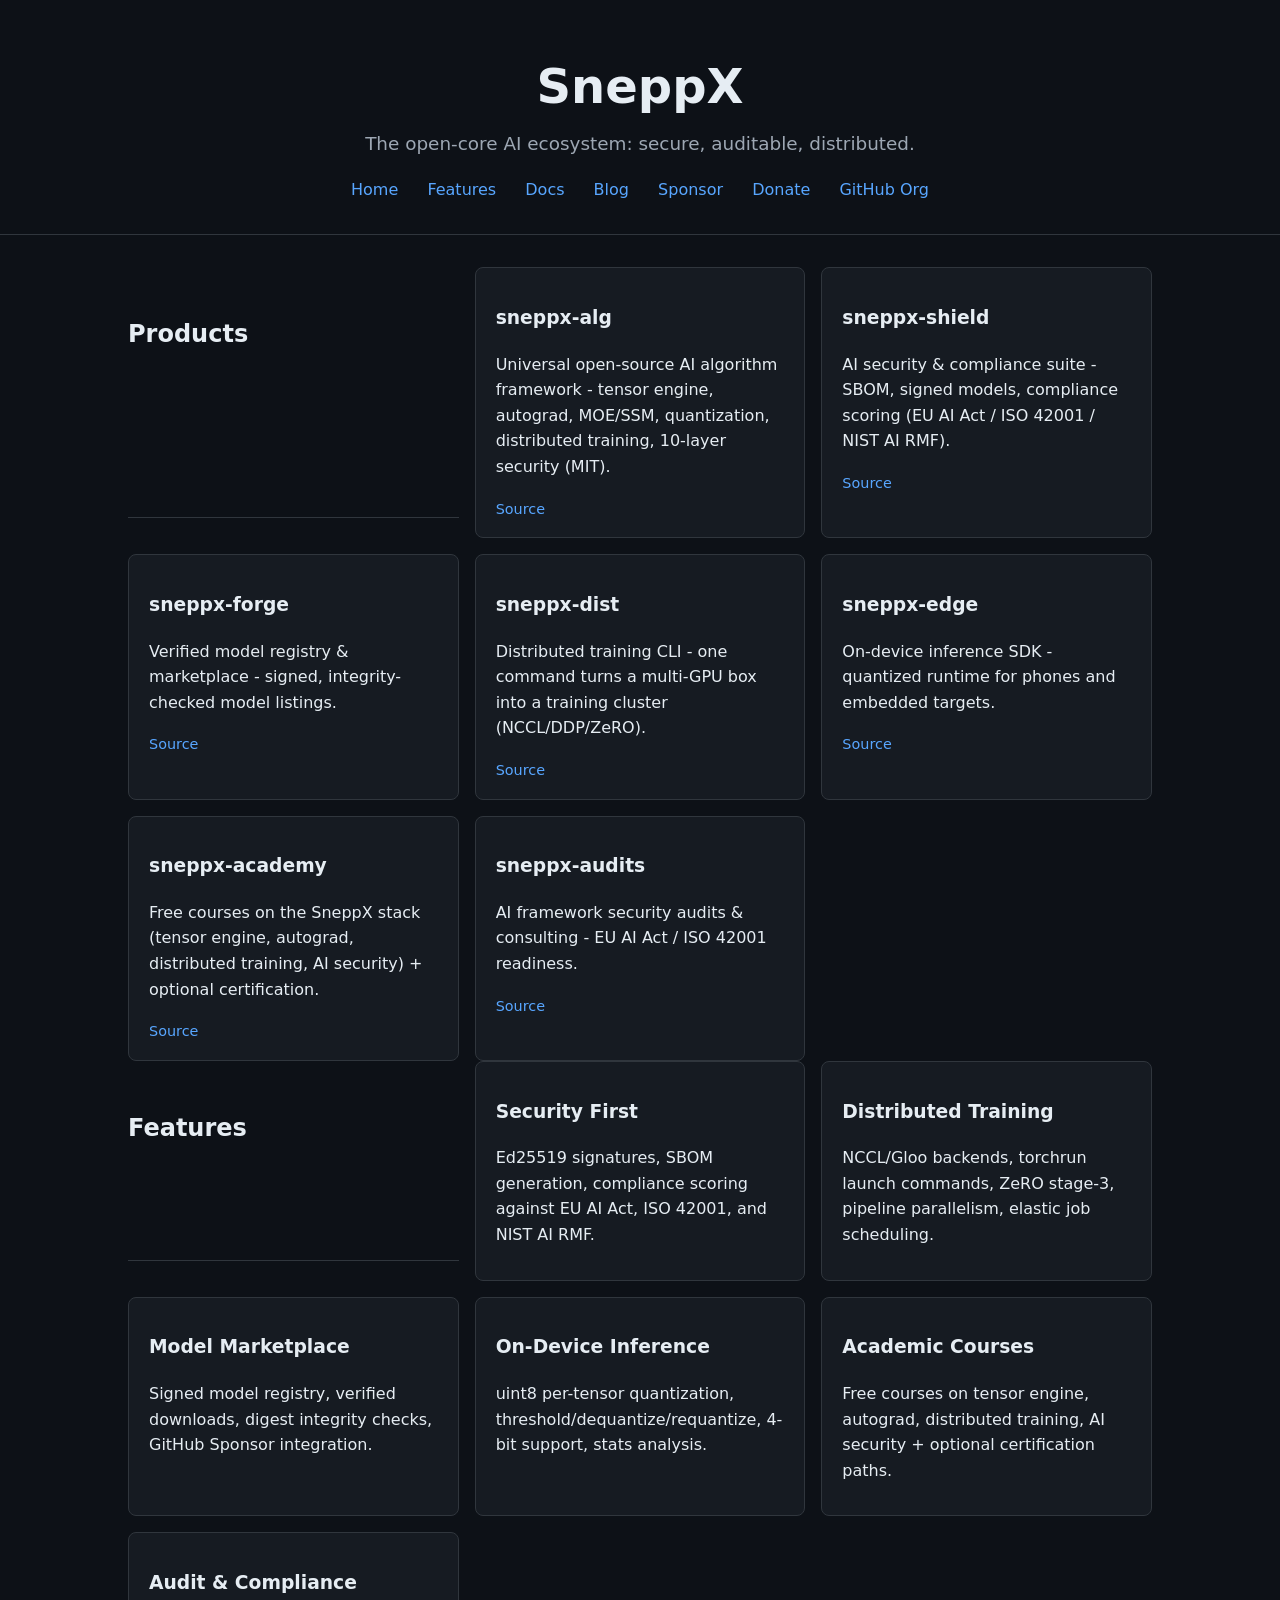
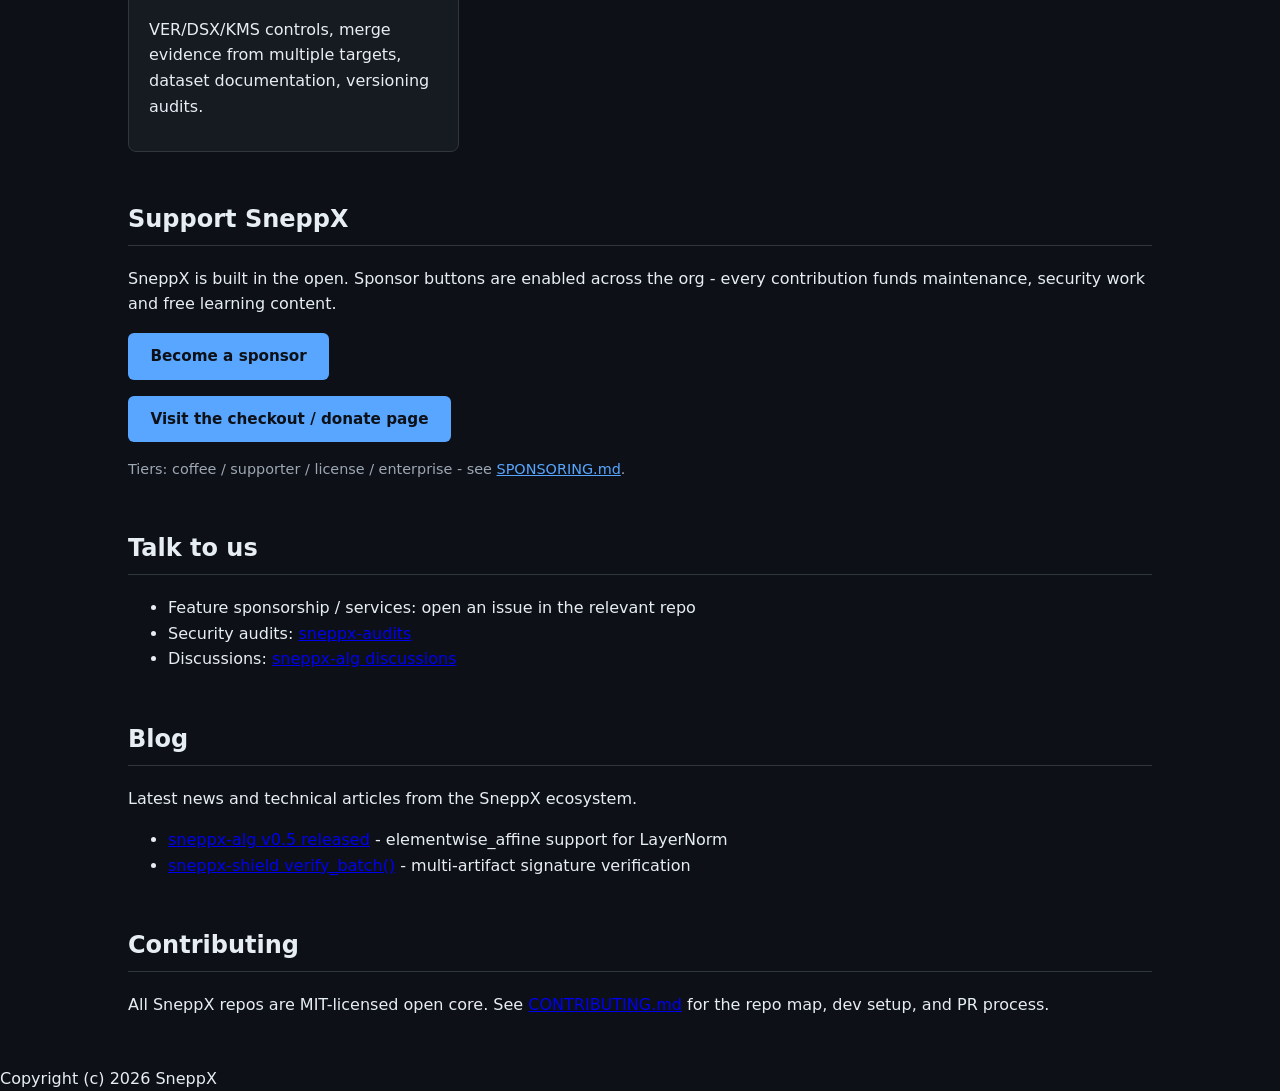
<file: index.html>
<!doctype html>
<html lang="en">
<head>
  <meta charset="utf-8">
  <meta name="viewport" content="width=device-width, initial-scale=1">
  <meta name="description" content="SneppX - open-core AI ecosystem: secure, auditable, distributed AI.">
  <title>SneppX - Open-Core AI Ecosystem</title>
  <link rel="stylesheet" href="assets/style.css">
</head>
<body>
  <header>
    <h1 class="logo">SneppX</h1>
    <p class="tagline">The open-core AI ecosystem: secure, auditable, distributed.</p>
    <nav>
      <a href="index.html">Home</a>
      <a href="features.html">Features</a>
      <a href="docs.html">Docs</a>
      <a href="blog.html">Blog</a>
      <a href="#sponsors">Sponsor</a>
      <a href="donate.html">Donate</a>
      <a href="https://github.com/SneppX">GitHub Org</a>
    </nav>
  </header>

  <main>
<section id="products" class="grid">
      <h2>Products</h2>
      <article class="card">
        <h3>sneppx-alg</h3>
        <p>Universal open-source AI algorithm framework - tensor engine, autograd, MOE/SSM, quantization, distributed training, 10-layer security (MIT).</p>
        <a href="https://github.com/SneppX/sneppx-alg">Source</a>
      </article>
      <article class="card">
        <h3>sneppx-shield</h3>
        <p>AI security & compliance suite - SBOM, signed models, compliance scoring (EU AI Act / ISO 42001 / NIST AI RMF).</p>
        <a href="https://github.com/SneppX/sneppx-shield">Source</a>
      </article>
      <article class="card">
        <h3>sneppx-forge</h3>
        <p>Verified model registry & marketplace - signed, integrity-checked model listings.</p>
        <a href="https://github.com/SneppX/sneppx-forge">Source</a>
      </article>
      <article class="card">
        <h3>sneppx-dist</h3>
        <p>Distributed training CLI - one command turns a multi-GPU box into a training cluster (NCCL/DDP/ZeRO).</p>
        <a href="https://github.com/SneppX/sneppx-dist">Source</a>
      </article>
      <article class="card">
        <h3>sneppx-edge</h3>
        <p>On-device inference SDK - quantized runtime for phones and embedded targets.</p>
        <a href="https://github.com/SneppX/sneppx-edge">Source</a>
      </article>
      <article class="card">
        <h3>sneppx-academy</h3>
        <p>Free courses on the SneppX stack (tensor engine, autograd, distributed training, AI security) + optional certification.</p>
        <a href="https://github.com/SneppX/sneppx-academy">Source</a>
      </article>
      <article class="card">
        <h3>sneppx-audits</h3>
        <p>AI framework security audits & consulting - EU AI Act / ISO 42001 readiness.</p>
        <a href="https://github.com/SneppX/sneppx-audits">Source</a>
      </article>
    </section>

    <section id="features" class="grid">
      <h2>Features</h2>
      <article class="card">
        <h3>Security First</h3>
        <p>Ed25519 signatures, SBOM generation, compliance scoring against EU AI Act, ISO 42001, and NIST AI RMF.</p>
      </article>
      <article class="card">
        <h3>Distributed Training</h3>
        <p>NCCL/Gloo backends, torchrun launch commands, ZeRO stage-3, pipeline parallelism, elastic job scheduling.</p>
      </article>
      <article class="card">
        <h3>Model Marketplace</h3>
        <p>Signed model registry, verified downloads, digest integrity checks, GitHub Sponsor integration.</p>
      </article>
      <article class="card">
        <h3>On-Device Inference</h3>
        <p>uint8 per-tensor quantization, threshold/dequantize/requantize, 4-bit support, stats analysis.</p>
      </article>
      <article class="card">
        <h3>Academic Courses</h3>
        <p>Free courses on tensor engine, autograd, distributed training, AI security + optional certification paths.</p>
      </article>
      <article class="card">
        <h3>Audit & Compliance</h3>
        <p>VER/DSX/KMS controls, merge evidence from multiple targets, dataset documentation, versioning audits.</p>
      </article>
    </section>

    <section id="sponsors">
      <h2>Support SneppX</h2>
      <p>SneppX is built in the open. Sponsor buttons are enabled across the
      org - every contribution funds maintenance, security work and free
      learning content.</p>
      <a class="cta" href="https://github.com/sponsors/ammar49-cyber">Become a sponsor</a>
      <p><a class="cta" href="donate.html">Visit the checkout / donate page</a></p>
      <p class="tiers">Tiers: coffee / supporter / license / enterprise - see
      <a href="https://github.com/SneppX/.github/blob/main/SPONSORING.md">SPONSORING.md</a>.</p>
    </section>

    <section id="contact">
      <h2>Talk to us</h2>
      <ul>
        <li>Feature sponsorship / services: open an issue in the relevant repo</li>
        <li>Security audits: <a href="https://github.com/SneppX/sneppx-audits">sneppx-audits</a></li>
        <li>Discussions: <a href="https://github.com/SneppX/sneppx-alg/discussions">sneppx-alg discussions</a></li>
      </ul>
    </section>

    <section id="blog">
      <h2>Blog</h2>
      <p>Latest news and technical articles from the SneppX ecosystem.</p>
      <ul>
        <li><a href="blog/2026-09-14-sneppx-alg-update.html">sneppx-alg v0.5 released</a> - elementwise_affine support for LayerNorm</li>
        <li><a href="blog/2026-09-14-sneppx-shield-update.html">sneppx-shield verify_batch()</a> - multi-artifact signature verification</li>
      </ul>
    </section>

    <section id="contributing">
      <h2>Contributing</h2>
      <p>All SneppX repos are MIT-licensed open core. See
      <a href="https://github.com/SneppX/.github/blob/main/CONTRIBUTING.md">CONTRIBUTING.md</a>
      for the repo map, dev setup, and PR process.</p>
    </section>
  </main>

  <footer>Copyright (c) 2026 SneppX</footer>
</body>
</html>
</file>
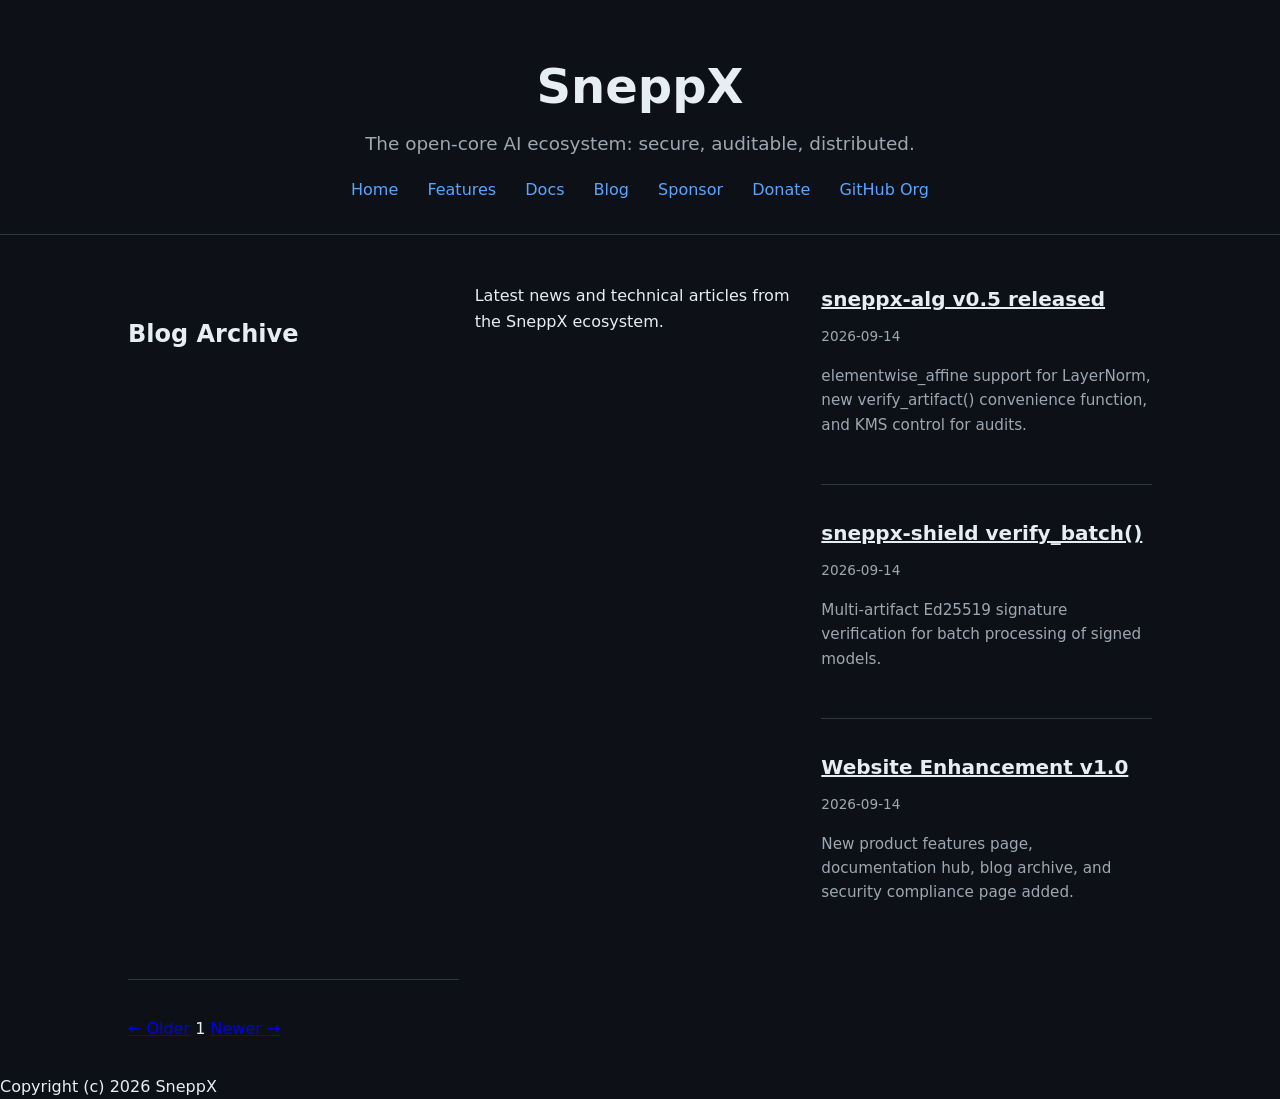
<file: blog.html>
<!doctype html>
<html lang="en">
<head>
  <meta charset="utf-8">
  <meta name="viewport" content="width=device-width, initial-scale=1">
  <meta name="description" content="SneppX - Blog Archive">
  <title>SneppX - Blog Archive</title>
  <link rel="stylesheet" href="assets/style.css">
</head>
<body>
  <header>
    <h1 class="logo">SneppX</h1>
    <p class="tagline">The open-core AI ecosystem: secure, auditable, distributed.</p>
    <nav>
      <a href="index.html">Home</a>
      <a href="features.html">Features</a>
      <a href="docs.html">Docs</a>
      <a href="blog.html">Blog</a>
      <a href="#sponsors">Sponsor</a>
      <a href="donate.html">Donate</a>
      <a href="https://github.com/SneppX">GitHub Org</a>
    </nav>
  </header>

  <main>
    <section id="blog" class="grid">
      <h2>Blog Archive</h2>
      <p>Latest news and technical articles from the SneppX ecosystem.</p>
      <ul class="blog-posts">
        <li class="post">
          <h3><a href="blog/2026-09-14-sneppx-alg-update.html">sneppx-alg v0.5 released</a></h3>
          <time>2026-09-14</time>
          <p>elementwise_affine support for LayerNorm, new verify_artifact() convenience function, and KMS control for audits.</p>
        </li>
        <li class="post">
          <h3><a href="blog/2026-09-14-sneppx-shield-update.html">sneppx-shield verify_batch()</a></h3>
          <time>2026-09-14</h>
          <p>Multi-artifact Ed25519 signature verification for batch processing of signed models.</p>
        </li>
        <li class="post">
          <h3><a href="blog/2026-09-14-website-enhancement.html">Website Enhancement v1.0</a></h3>
          <time>2026-09-14</h>
          <p>New product features page, documentation hub, blog archive, and security compliance page added.</p>
        </li>
      </ul>

      <div class="pagination">
        <a href="#">← Older</a>
        <span>1</span>
        <a href="#">Newer →</a>
      </div>
    </section>
  </main>

  <footer>Copyright (c) 2026 SneppX</footer>

  <script src="assets/script.js"></script>
</body>
</html>
</file>
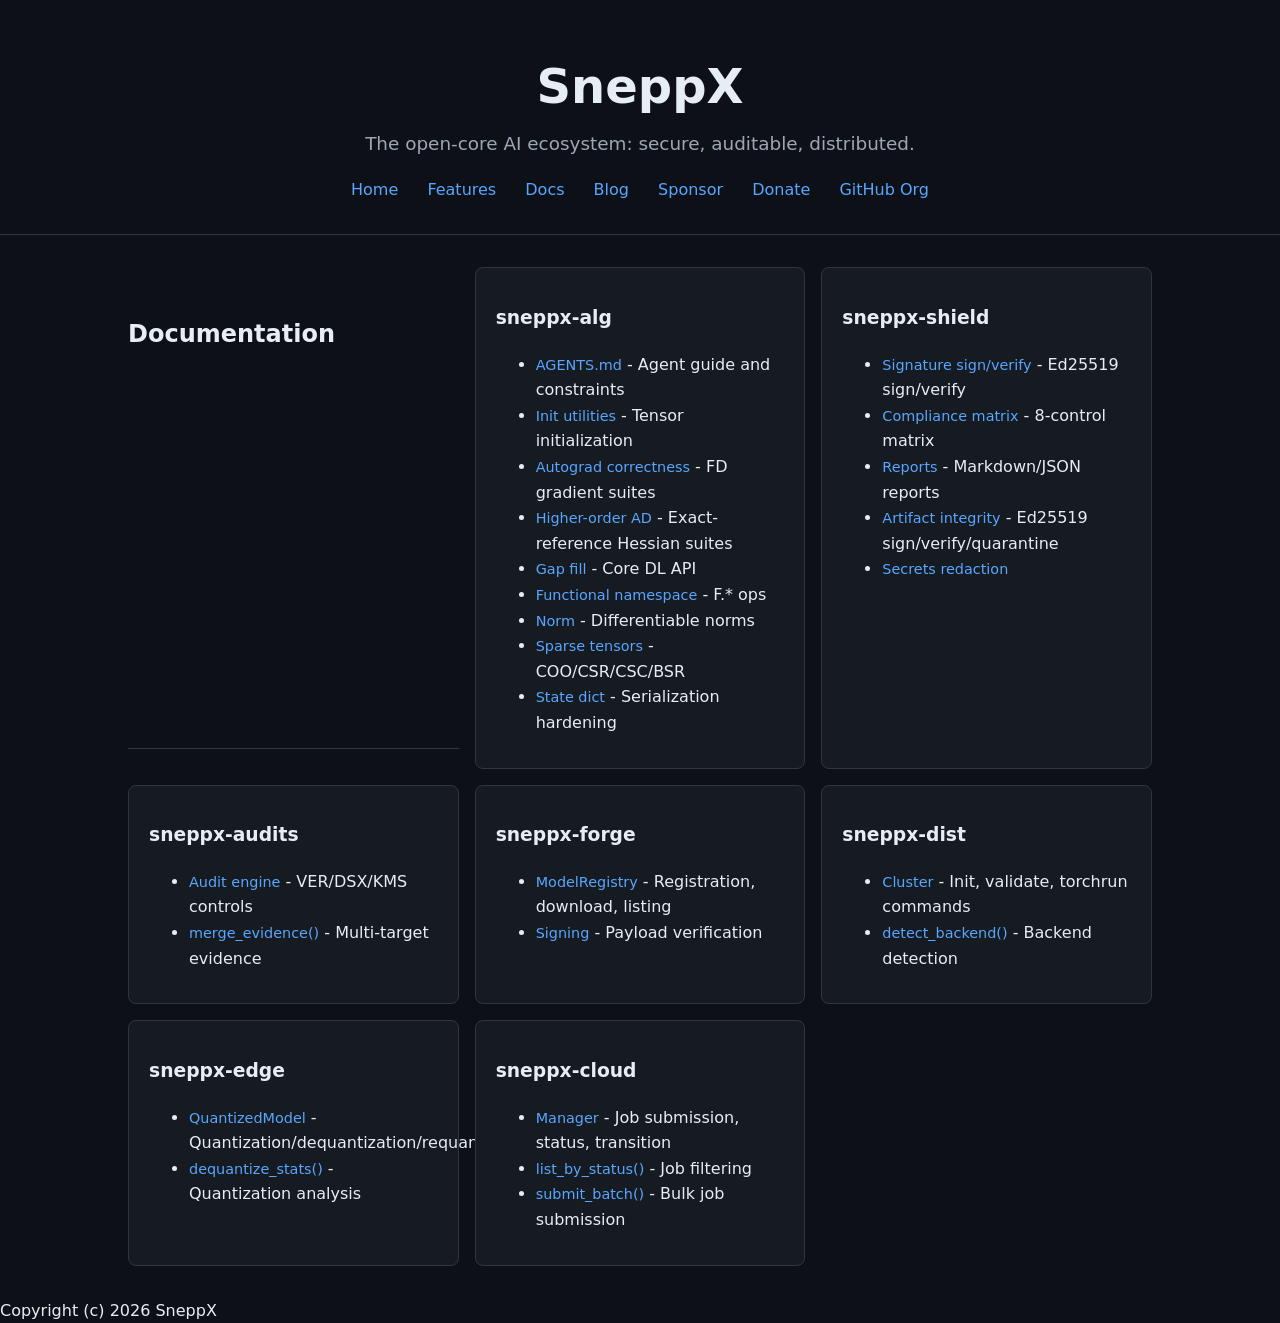
<file: docs.html>
<!doctype html>
<html lang="en">
<head>
  <meta charset="utf-8">
  <meta name="viewport" content="width=device-width, initial-scale=1">
  <meta name="description" content="SneppX - Documentation Hub">
  <title>SneppX - Documentation Hub</title>
  <link rel="stylesheet" href="assets/style.css">
</head>
<body>
  <header>
    <h1 class="logo">SneppX</h1>
    <p class="tagline">The open-core AI ecosystem: secure, auditable, distributed.</p>
    <nav>
      <a href="index.html">Home</a>
      <a href="features.html">Features</a>
      <a href="docs.html">Docs</a>
      <a href="blog.html">Blog</a>
      <a href="#sponsors">Sponsor</a>
      <a href="donate.html">Donate</a>
      <a href="https://github.com/SneppX">GitHub Org</a>
    </nav>
  </header>

  <main>
    <section id="docs" class="grid">
      <h2>Documentation</h2>
      <article class="card">
        <h3>sneppx-alg</h3>
        <ul>
          <li><a href="https://github.com/SneppX/sneppx-alg/blob/main/AGENTS.md">AGENTS.md</a> - Agent guide and constraints</li>
          <li><a href="https://github.com/SneppX/sneppx-alg/blob/main/tests/python/test_init.py">Init utilities</a> - Tensor initialization</li>
          <li><a href="https://github.com/SneppX/sneppx-alg/blob/main/tests/python/test_autograd_correctness.py">Autograd correctness</a> - FD gradient suites</li>
          <li><a href="https://github.com/SneppX/sneppx-alg/blob/main/tests/python/test_higher_order_ad.py">Higher-order AD</a> - Exact-reference Hessian suites</li>
          <li><a href="https://github.com/SneppX/sneppx-alg/blob/main/tests/python/test_gap_fill.py">Gap fill</a> - Core DL API</li>
          <li><a href="https://github.com/SneppX/sneppx-alg/blob/main/tests/python/test_functional_ns.py">Functional namespace</a> - F.* ops</li>
          <li><a href="https://github.com/SneppX/sneppx-alg/blob/main/tests/python/test_norm.py">Norm</a> - Differentiable norms</li>
          <li><a href="https://github.com/SneppX/sneppx-alg/blob/main/tests/python/test_sparse.py">Sparse tensors</a> - COO/CSR/CSC/BSR</li>
          <li><a href="https://github.com/SneppX/sneppx-alg/blob/main/tests/python/test_state_dict.py">State dict</a> - Serialization hardening</li>
        </ul>
      </article>
      <article class="card">
        <h3>sneppx-shield</h3>
        <ul>
          <li><a href="https://github.com/SneppX/sneppx-shield/blob/main/src/sneppx_shield/signature.py">Signature sign/verify</a> - Ed25519 sign/verify</li>
          <li><a href="https://github.com/SneppX/sneppx-shield/blob/main/src/sneppx_shield/compliance.py">Compliance matrix</a> - 8-control matrix</li>
          <li><a href="https://github.com/SneppX/sneppx-shield/blob/main/src/sneppx_shield/report.py">Reports</a> - Markdown/JSON reports</li>
          <li><a href="https://github.com/SneppX/sneppx-shield/blob/main/src/sneppx_shield/artifact_integrity.py">Artifact integrity</a> - Ed25519 sign/verify/quarantine</li>
          <li><a href="https://github.com/SneppX/sneppx-shield/blob/main/src/sneppx_shield/secrets_redact.py">Secrets redaction</a></li>
        </ul>
      </article>
      <article class="card">
        <h3>sneppx-audits</h3>
        <ul>
          <li><a href="https://github.com/SneppX/sneppx-audits/blob/main/src/sneppx_audits/engine.py">Audit engine</a> - VER/DSX/KMS controls</li>
          <li><a href="https://github.com/SneppX/sneppx-audits/blob/main/src/sneppx_audits/engine.py">merge_evidence()</a> - Multi-target evidence</li>
        </ul>
      </article>
      <article class="card">
        <h3>sneppx-forge</h3>
        <ul>
          <li><a href="https://github.com/SneppX/sneppx-forge/blob/main/src/sneppx_forge/registry.py">ModelRegistry</a> - Registration, download, listing</li>
          <li><a href="https://github.com/SneppX/sneppx-forge/blob/main/src/sneppx_forge/signing.py">Signing</a> - Payload verification</li>
        </ul>
      </article>
      <article class="card">
        <h3>sneppx-dist</h3>
        <ul>
          <li><a href="https://github.com/SneppX/sneppx-dist/blob/main/src/sneppx_dist/cluster.py">Cluster</a> - Init, validate, torchrun commands</li>
          <li><a href="https://github.com/SneppX/sneppx-dist/blob/main/src/sneppx_dist/cluster.py">detect_backend()</a> - Backend detection</li>
        </ul>
      </article>
      <article class="card">
        <h3>sneppx-edge</h3>
        <ul>
          <li><a href="https://github.com/SneppX/sneppx-edge/blob/main/src/sneppx_edge/model.py">QuantizedModel</a> - Quantization/dequantization/requantization</li>
          <li><a href="https://github.com/SneppX/sneppx-edge/blob/main/src/sneppx_edge/model.py">dequantize_stats()</a> - Quantization analysis</li>
        </ul>
      </article>
      <article class="card">
        <h3>sneppx-cloud</h3>
        <ul>
          <li><a href="https://github.com/SneppX/sneppx-cloud/blob/main/src/sneppx_cloud/manager.py">Manager</a> - Job submission, status, transition</li>
          <li><a href="https://github.com/SneppX/sneppx-cloud/blob/main/src/sneppx_cloud/manager.py">list_by_status()</a> - Job filtering</li>
          <li><a href="https://github.com/SneppX/sneppx-cloud/blob/main/src/sneppx_cloud/manager.py">submit_batch()</a> - Bulk job submission</li>
        </ul>
      </article>
    </section>
  </main>

  <footer>Copyright (c) 2026 SneppX</footer>

  <script src="assets/script.js"></script>
</body>
</html>
</file>
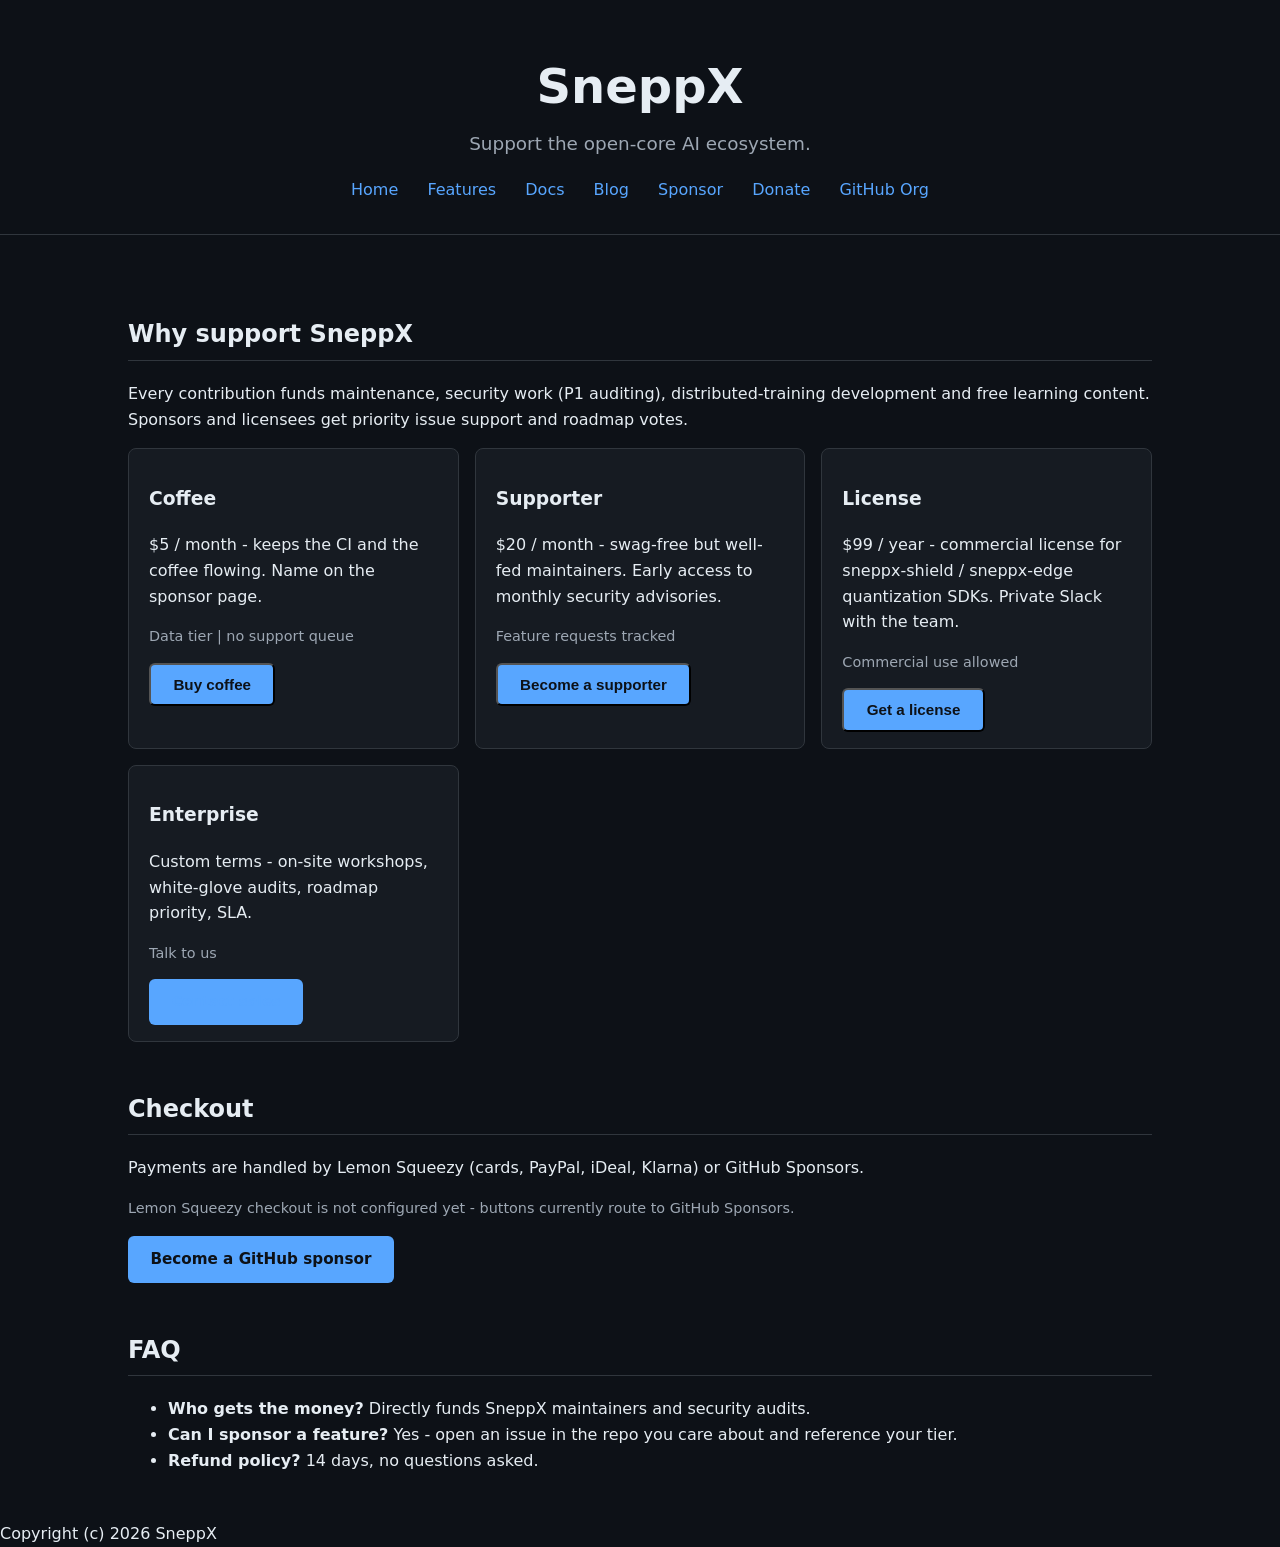
<file: donate.html>
<!doctype html>
<html lang="en">
<head>
  <meta charset="utf-8">
  <meta name="viewport" content="width=device-width, initial-scale=1">
  <meta name="description" content="Support SneppX - sponsor tiers and checkout.">
  <title>Support SneppX - Sponsorship &amp; Checkout</title>
  <link rel="stylesheet" href="assets/style.css">
</head>
<body>
  <header>
    <h1 class="logo">SneppX</h1>
    <p class="tagline">Support the open-core AI ecosystem.</p>
    <nav>
      <a href="index.html">Home</a>
      <a href="features.html">Features</a>
      <a href="docs.html">Docs</a>
      <a href="blog.html">Blog</a>
      <a href="#sponsors">Sponsor</a>
      <a href="donate.html">Donate</a>
      <a href="https://github.com/SneppX">GitHub Org</a>
    </nav>
  </header>

  <main>
    <section id="intro">
      <h2>Why support SneppX</h2>
      <p>Every contribution funds maintenance, security work (P1 auditing),
      distributed-training development and free learning content. Sponsors and
      licensees get priority issue support and roadmap votes.</p>
    </section>

    <section id="tiers" class="grid">
      <article class="card">
        <h3>Coffee</h3>
        <p>$5 / month - keeps the CI and the coffee flowing. Name on the
        sponsor page.</p>
        <p class="tiers">Data tier | no support queue</p>
        <button class="cta checkout" data-tier="coffee">Buy coffee</button>
      </article>
      <article class="card">
        <h3>Supporter</h3>
        <p>$20 / month - swag-free but well-fed maintainers. Early access to
        monthly security advisories.</p>
        <p class="tiers">Feature requests tracked</p>
        <button class="cta checkout" data-tier="supporter">Become a supporter</button>
      </article>
      <article class="card">
        <h3>License</h3>
        <p>$99 / year - commercial license for sneppx-shield / sneppx-edge
        quantization SDKs. Private Slack with the team.</p>
        <p class="tiers">Commercial use allowed</p>
        <button class="cta checkout" data-tier="license">Get a license</button>
      </article>
      <article class="card">
        <h3>Enterprise</h3>
        <p>Custom terms - on-site workshops, white-glove audits, roadmap
        priority, SLA.</p>
        <p class="tiers">Talk to us</p>
        <a class="cta" href="https://github.com/SneppX/sneppx-audits/issues/new">Contact sales</a>
      </article>
    </section>

    <section id="pay">
      <h2>Checkout</h2>
      <p>Payments are handled by Lemon Squeezy (cards, PayPal, iDeal, Klarna)
      or GitHub Sponsors.</p>
      <p id="checkout-note" class="tiers"></p>
      <p><a class="cta" id="sponsor-link" href="https://github.com/sponsors/ammar49-cyber">Become a GitHub sponsor</a></p>
    </section>

    <section id="faq">
      <h2>FAQ</h2>
      <ul>
        <li><strong>Who gets the money?</strong> Directly funds SneppX
        maintainers and security audits.</li>
        <li><strong>Can I sponsor a feature?</strong> Yes - open an issue in
        the repo you care about and reference your tier.</li>
        <li><strong>Refund policy?</strong> 14 days, no questions asked.</li>
      </ul>
    </section>
  </main>

  <footer>Copyright (c) 2026 SneppX</footer>

  <!--
    Lemon Squeezy checkout. Set the store slug and buy button identifiers in
    the CONFIG object below; buttons fall back to GitHub Sponsors until set.
    Docs: https://docs.lemonsqueezy.com/help/checkout/buy-button
  -->
  <script>
    const CONFIG = {
      store: "",                              // e.g. "sneppx"
      products: { coffee: "", supporter: "", license: "" } // e.g. a1b2c3d4
    };
    const gh = "https://github.com/sponsors/ammar49-cyber";
    function tierUrl(tier) {
      const id = CONFIG.products[tier];
      if (CONFIG.store && id) {
        return `https://${CONFIG.store}.lemonsqueezy.com/checkout/buy/${id}`;
      }
      return null;
    }
    document.querySelectorAll(".checkout").forEach((btn) => {
      btn.addEventListener("click", () => {
        const u = tierUrl(btn.dataset.tier);
        window.location.href = u || gh;
      });
    });
    const note = tierUrl("coffee")
      ? "Card / PayPal checkout enabled. You will be redirected to Lemon Squeezy."
      : "Lemon Squeezy checkout is not configured yet - buttons currently route to GitHub Sponsors.";
    document.getElementById("checkout-note").textContent = note;
  </script>
</body>
</html>
</file>
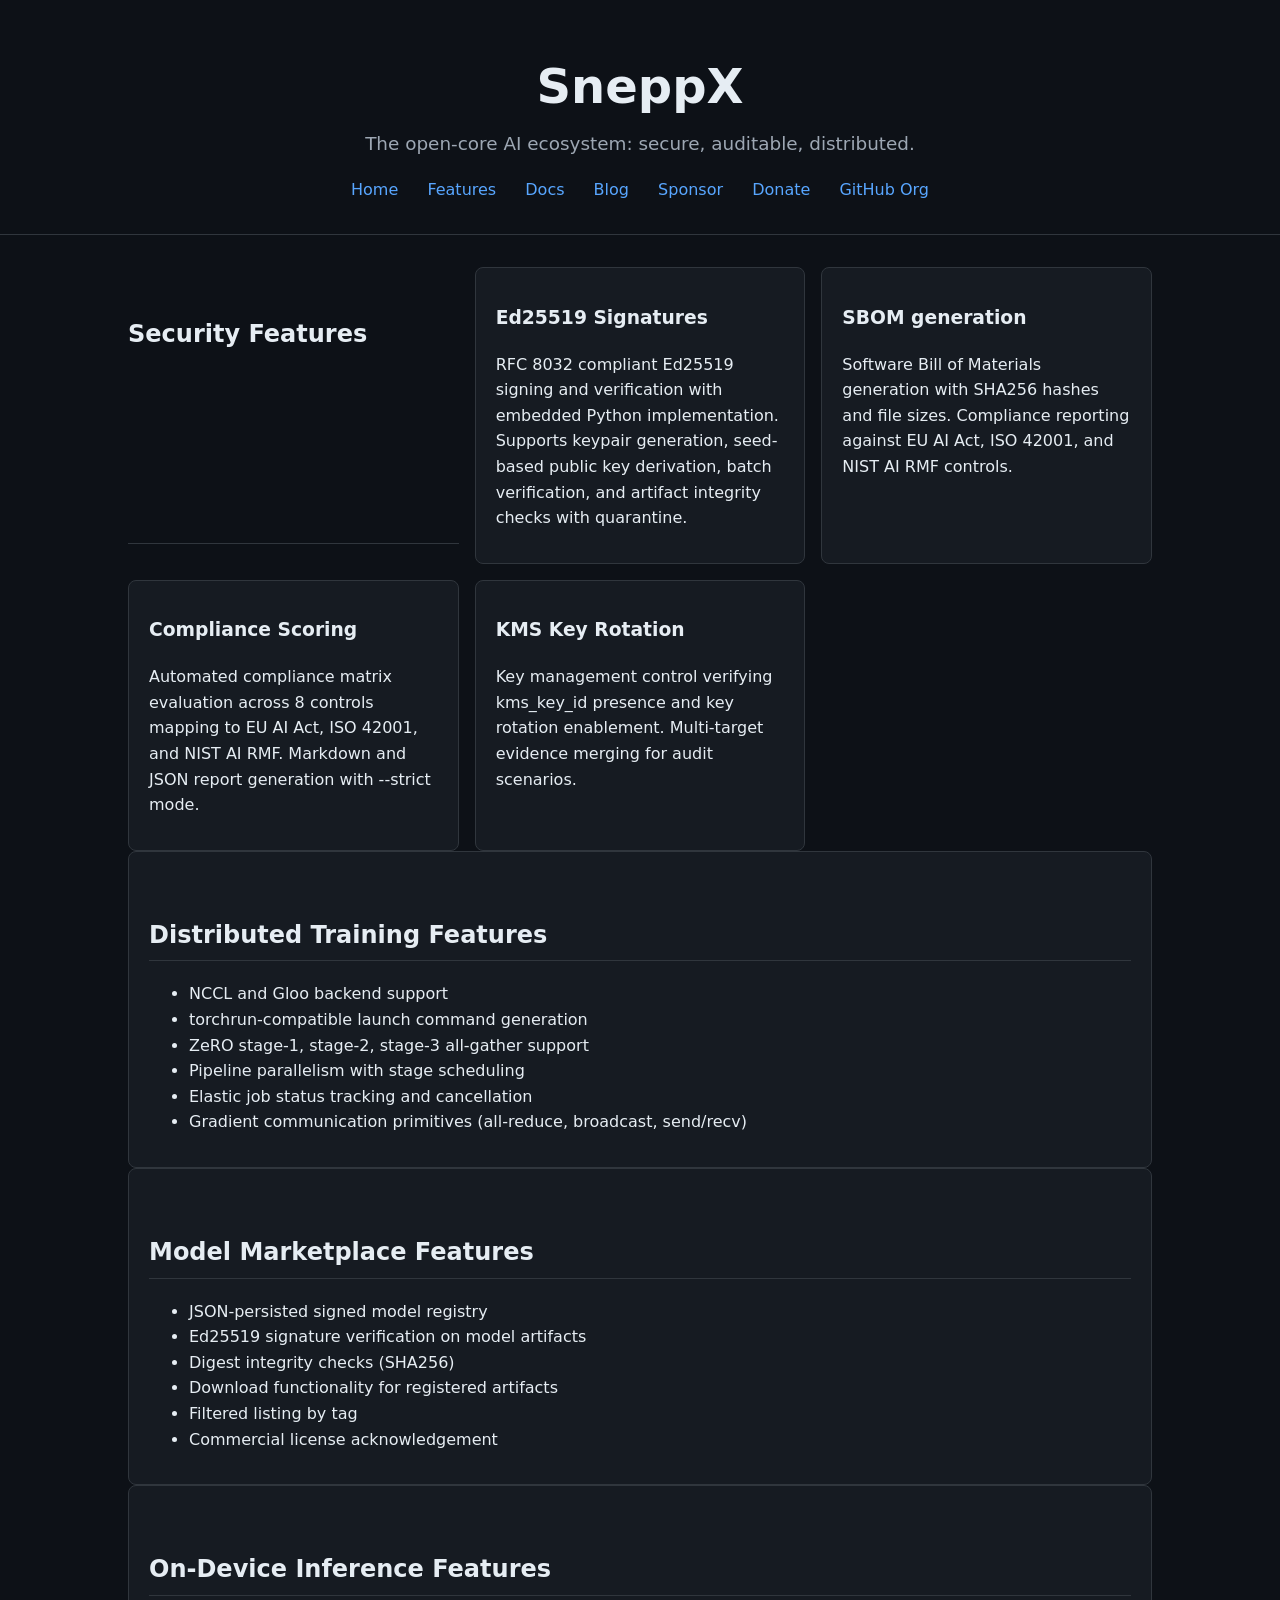
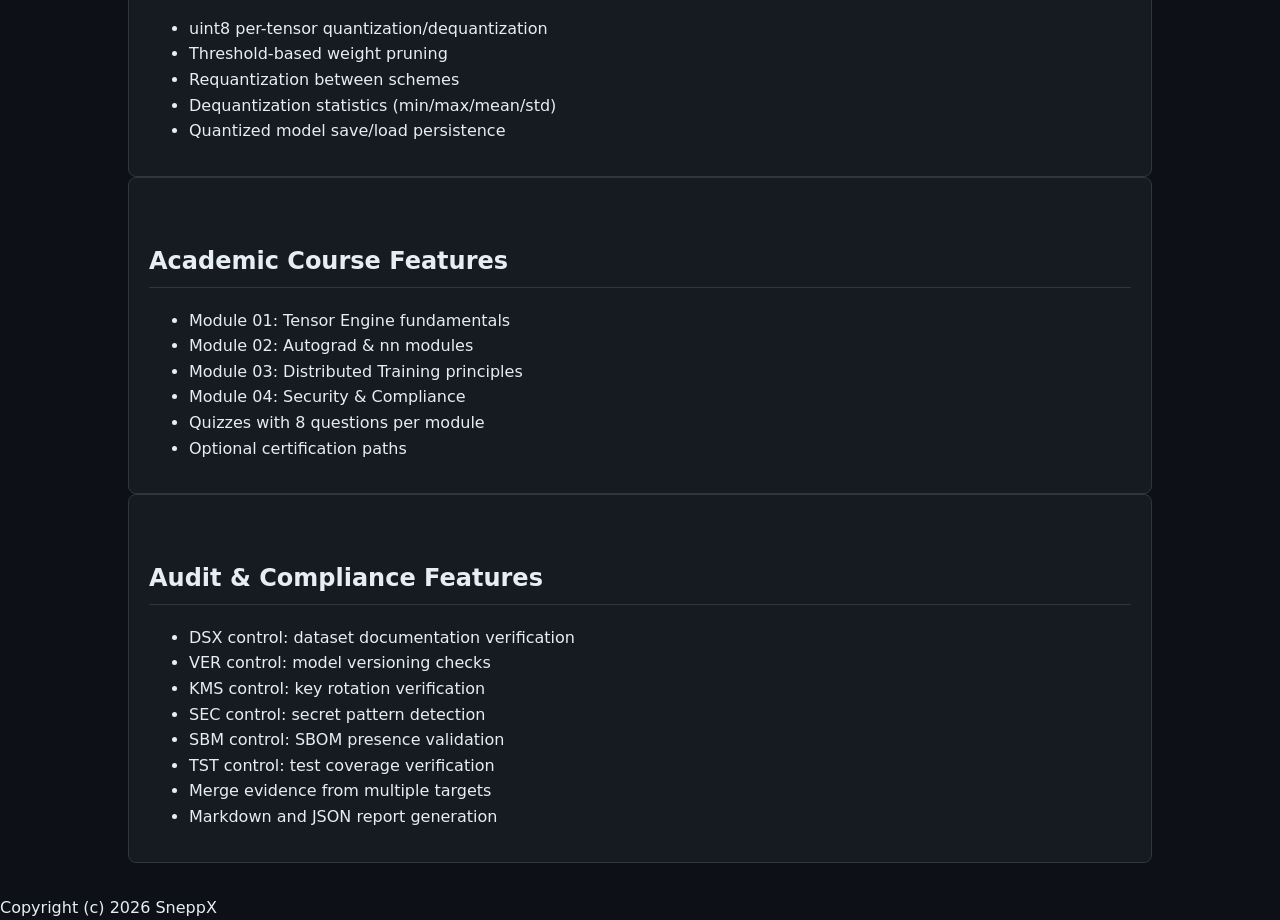
<file: features.html>
<!doctype html>
<html lang="en">
<head>
  <meta charset="utf-8">
  <meta name="viewport" content="width=device-width, initial-scale=1">
  <meta name="description" content="SneppX - Product Features">
  <title>SneppX - Product Features</title>
  <link rel="stylesheet" href="assets/style.css">
</head>
<body>
  <header>
    <h1 class="logo">SneppX</h1>
    <p class="tagline">The open-core AI ecosystem: secure, auditable, distributed.</p>
    <nav>
      <a href="index.html">Home</a>
      <a href="features.html">Features</a>
      <a href="docs.html">Docs</a>
      <a href="blog.html">Blog</a>
      <a href="#sponsors">Sponsor</a>
      <a href="donate.html">Donate</a>
      <a href="https://github.com/SneppX">GitHub Org</a>
    </nav>
  </header>

  <main>
    <section id="features" class="grid">
      <h2>Security Features</h2>
      <article class="card">
        <h3>Ed25519 Signatures</h3>
        <p>RFC 8032 compliant Ed25519 signing and verification with embedded Python implementation. Supports keypair generation, seed-based public key derivation, batch verification, and artifact integrity checks with quarantine.</p>
      </article>
      <article class="card">
        <h3>SBOM generation</h3>
        <p>Software Bill of Materials generation with SHA256 hashes and file sizes. Compliance reporting against EU AI Act, ISO 42001, and NIST AI RMF controls.</p>
      </article>
      <article class="card">
        <h3>Compliance Scoring</h3>
        <p>Automated compliance matrix evaluation across 8 controls mapping to EU AI Act, ISO 42001, and NIST AI RMF. Markdown and JSON report generation with --strict mode.</p>
      </article>
      <article class="card">
        <h3>KMS Key Rotation</h3>
        <p>Key management control verifying kms_key_id presence and key rotation enablement. Multi-target evidence merging for audit scenarios.</p>
      </article>
    </section>

    <section id="features-distributed" class="card">
      <h2>Distributed Training Features</h2>
      <ul>
        <li>NCCL and Gloo backend support</li>
        <li>torchrun-compatible launch command generation</li>
        <li>ZeRO stage-1, stage-2, stage-3 all-gather support</li>
        <li>Pipeline parallelism with stage scheduling</li>
        <li>Elastic job status tracking and cancellation</li>
        <li>Gradient communication primitives (all-reduce, broadcast, send/recv)</li>
      </ul>
    </section>

    <section id="features-marketplace" class="card">
      <h2>Model Marketplace Features</h2>
      <ul>
        <li>JSON-persisted signed model registry</li>
        <li>Ed25519 signature verification on model artifacts</li>
        <li>Digest integrity checks (SHA256)</li>
        <li>Download functionality for registered artifacts</li>
        <li>Filtered listing by tag</li>
        <li>Commercial license acknowledgement</li>
      </ul>
    </section>

    <section id="features-edge" class="card">
      <h2>On-Device Inference Features</h2>
      <ul>
        <li>uint8 per-tensor quantization/dequantization</li>
        <li>Threshold-based weight pruning</li>
        <li>Requantization between schemes</li>
        <li>Dequantization statistics (min/max/mean/std)</li>
        <li>Quantized model save/load persistence</li>
      </ul>
    </section>

    <section id="features-academy" class="card">
      <h2>Academic Course Features</h2>
      <ul>
        <li>Module 01: Tensor Engine fundamentals</li>
        <li>Module 02: Autograd & nn modules</li>
        <li>Module 03: Distributed Training principles</li>
        <li>Module 04: Security & Compliance</li>
        <li>Quizzes with 8 questions per module</li>
        <li>Optional certification paths</li>
      </ul>
    </section>

    <section id="features-audit" class="card">
      <h2>Audit & Compliance Features</h2>
      <ul>
        <li>DSX control: dataset documentation verification</li>
        <li>VER control: model versioning checks</li>
        <li>KMS control: key rotation verification</li>
        <li>SEC control: secret pattern detection</li>
        <li>SBM control: SBOM presence validation</li>
        <li>TST control: test coverage verification</li>
        <li>Merge evidence from multiple targets</li>
        <li>Markdown and JSON report generation</li>
      </ul>
    </section>
  </main>

  <footer>Copyright (c) 2026 SneppX</footer>

  <script src="assets/script.js"></script>
</body>
</html>
</file>
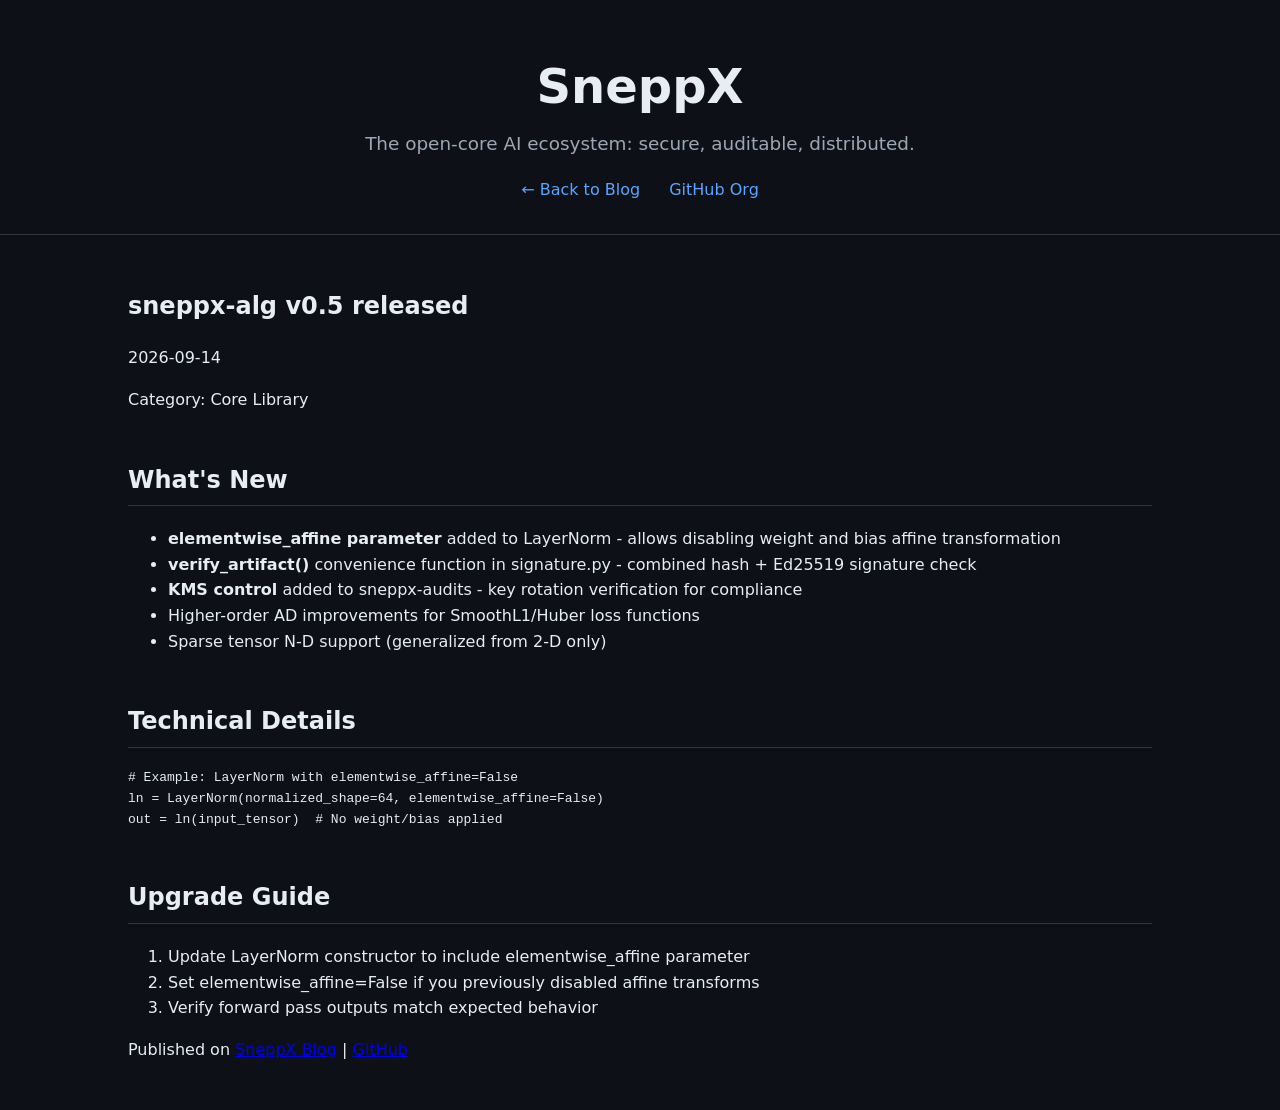
<file: blog/2026-09-14-sneppx-alg-update.html>
<!doctype html>
<html lang="en">
<head>
  <meta charset="utf-8">
  <title>sneppx-alg v0.5 released - elementwise_affine support for LayerNorm</title>
  <link rel="stylesheet" href="../assets/style.css">
</head>
<body>
  <header>
    <h1 class="logo">SneppX</h1>
    <p class="tagline">The open-core AI ecosystem: secure, auditable, distributed.</p>
    <nav>
      <a href="index.html">← Back to Blog</a>
      <a href="https://github.com/SneppX">GitHub Org</a>
    </nav>
  </header>

  <main>
    <article>
      <h1>sneppx-alg v0.5 released</h1>
      <time>2026-09-14</time>
      <p>Category: Core Library</p>

      <h2>What's New</h2>
      <ul>
        <li><strong>elementwise_affine parameter</strong> added to LayerNorm - allows disabling weight and bias affine transformation</li>
        <li><strong>verify_artifact()</strong> convenience function in signature.py - combined hash + Ed25519 signature check</li>
        <li><strong>KMS control</strong> added to sneppx-audits - key rotation verification for compliance</li>
        <li>Higher-order AD improvements for SmoothL1/Huber loss functions</li>
        <li>Sparse tensor N-D support (generalized from 2-D only)</li>
      </ul>

      <h2>Technical Details</h2>
      <pre><code class="language-python"># Example: LayerNorm with elementwise_affine=False
ln = LayerNorm(normalized_shape=64, elementwise_affine=False)
out = ln(input_tensor)  # No weight/bias applied</code></pre>

      <h2>Upgrade Guide</h2>
      <ol>
        <li>Update LayerNorm constructor to include elementwise_affine parameter</li>
        <li>Set elementwise_affine=False if you previously disabled affine transforms</li>
        <li>Verify forward pass outputs match expected behavior</li>
      </ol>

      <footer>
        <p>Published on <a href="blog.html">SneppX Blog</a> | <a href="https://github.com/SneppX/sneppx-alg">GitHub</a></p>
      </footer>
    </article>
  </main>

  <script src="../assets/script.js"></script>
</body>
</html>
</file>
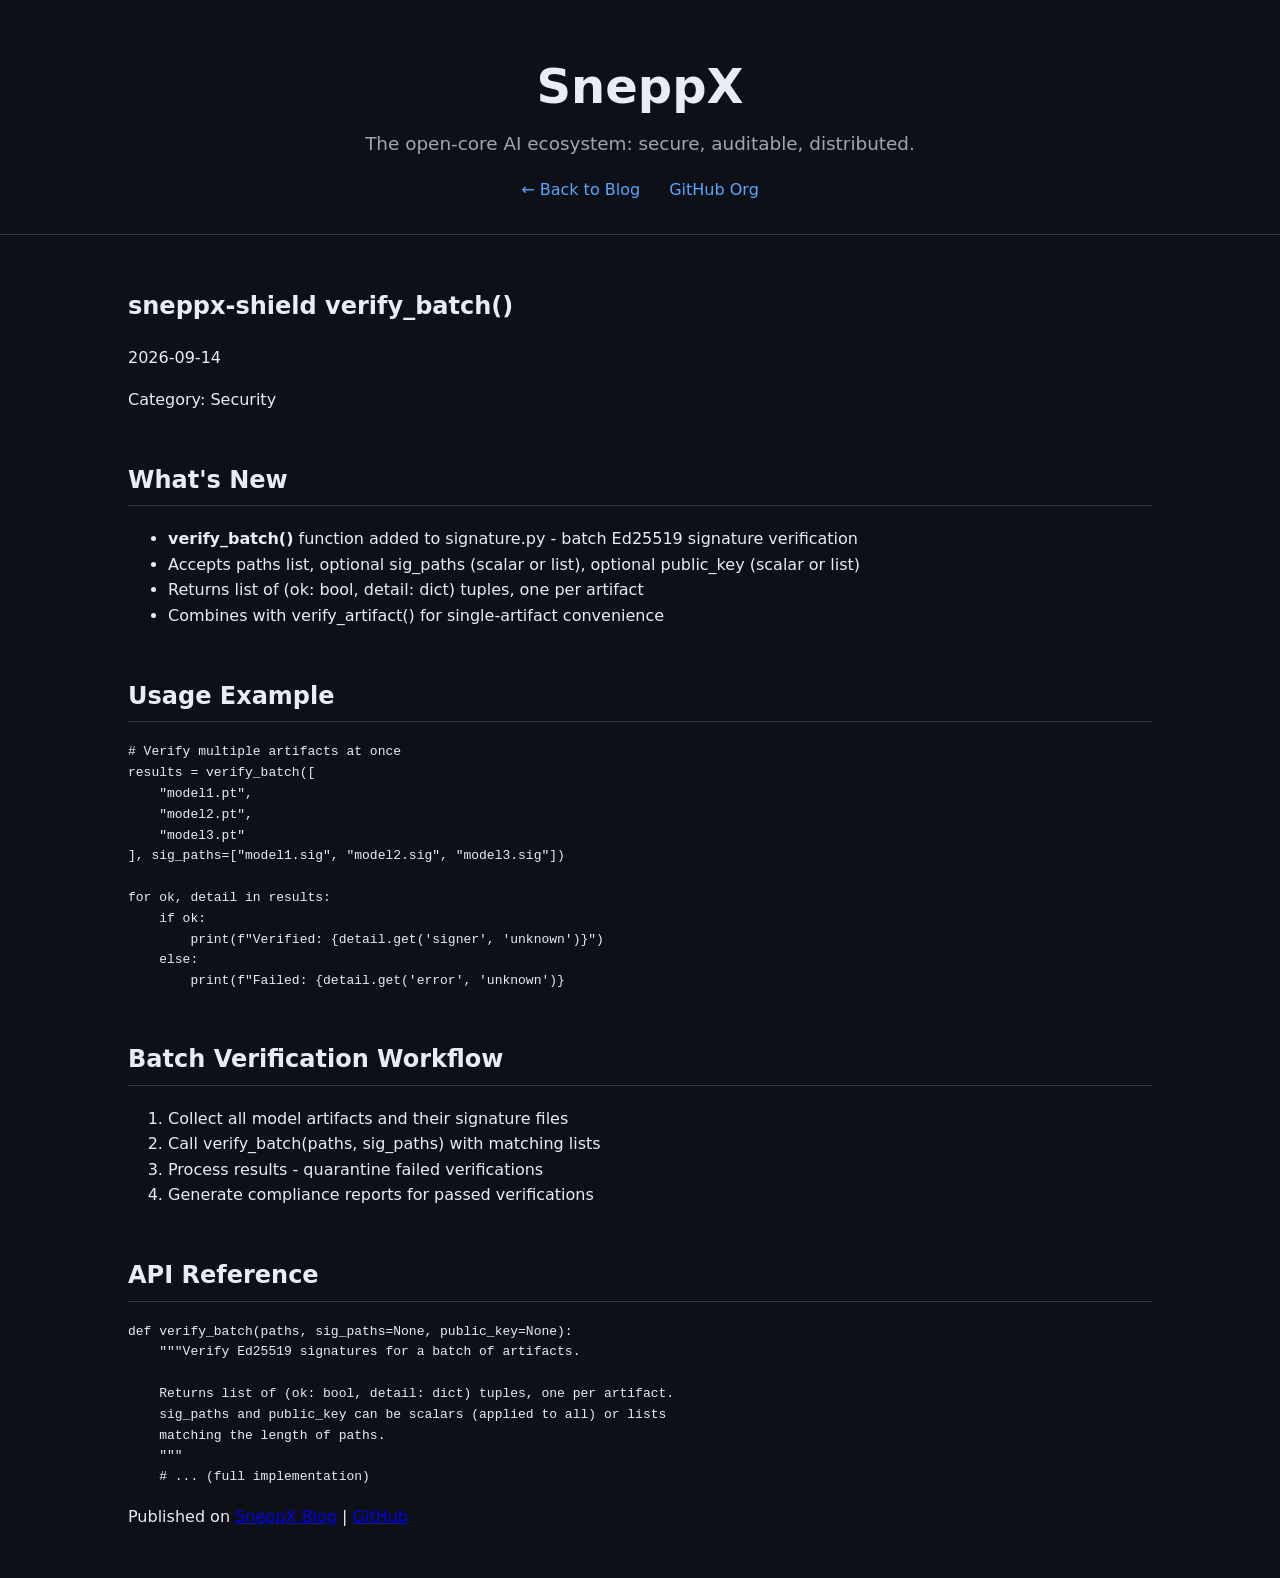
<file: blog/2026-09-14-sneppx-shield-update.html>
<!doctype html>
<html lang="en">
<head>
  <meta charset="utf-8">
  <title>sneppx-shield verify_batch() - multi-artifact signature verification</title>
  <link rel="stylesheet" href="../assets/style.css">
</head>
<body>
  <header>
    <h1 class="logo">SneppX</h1>
    <p class="tagline">The open-core AI ecosystem: secure, auditable, distributed.</p>
    <nav>
      <a href="index.html">← Back to Blog</a>
      <a href="https://github.com/SneppX">GitHub Org</a>
    </nav>
  </header>

  <main>
    <article>
      <h1>sneppx-shield verify_batch()</h1>
      <time>2026-09-14</time>
      <p>Category: Security</p>

      <h2>What's New</h2>
      <ul>
        <li><strong>verify_batch()</strong> function added to signature.py - batch Ed25519 signature verification</li>
        <li>Accepts paths list, optional sig_paths (scalar or list), optional public_key (scalar or list)</li>
        <li>Returns list of (ok: bool, detail: dict) tuples, one per artifact</li>
        <li>Combines with verify_artifact() for single-artifact convenience</li>
      </ul>

      <h2>Usage Example</h2>
      <pre><code class="language-python"># Verify multiple artifacts at once
results = verify_batch([
    "model1.pt",
    "model2.pt",
    "model3.pt"
], sig_paths=["model1.sig", "model2.sig", "model3.sig"])

for ok, detail in results:
    if ok:
        print(f"Verified: {detail.get('signer', 'unknown')}")
    else:
        print(f"Failed: {detail.get('error', 'unknown')}</code></pre>

      <h2>Batch Verification Workflow</h2>
      <ol>
        <li>Collect all model artifacts and their signature files</li>
        <li>Call verify_batch(paths, sig_paths) with matching lists</li>
        <li>Process results - quarantine failed verifications</li>
        <li>Generate compliance reports for passed verifications</li>
      </ol>

      <h2>API Reference</h2>
      <pre><code class="language-python">def verify_batch(paths, sig_paths=None, public_key=None):
    """Verify Ed25519 signatures for a batch of artifacts.

    Returns list of (ok: bool, detail: dict) tuples, one per artifact.
    sig_paths and public_key can be scalars (applied to all) or lists
    matching the length of paths.
    """
    # ... (full implementation)</code></pre>

      <footer>
        <p>Published on <a href="blog.html">SneppX Blog</a> | <a href="https://github.com/SneppX/sneppx-shield">GitHub</a></p>
      </footer>
    </article>
  </main>

  <script src="../assets/script.js"></script>
</body>
</html>
</file>
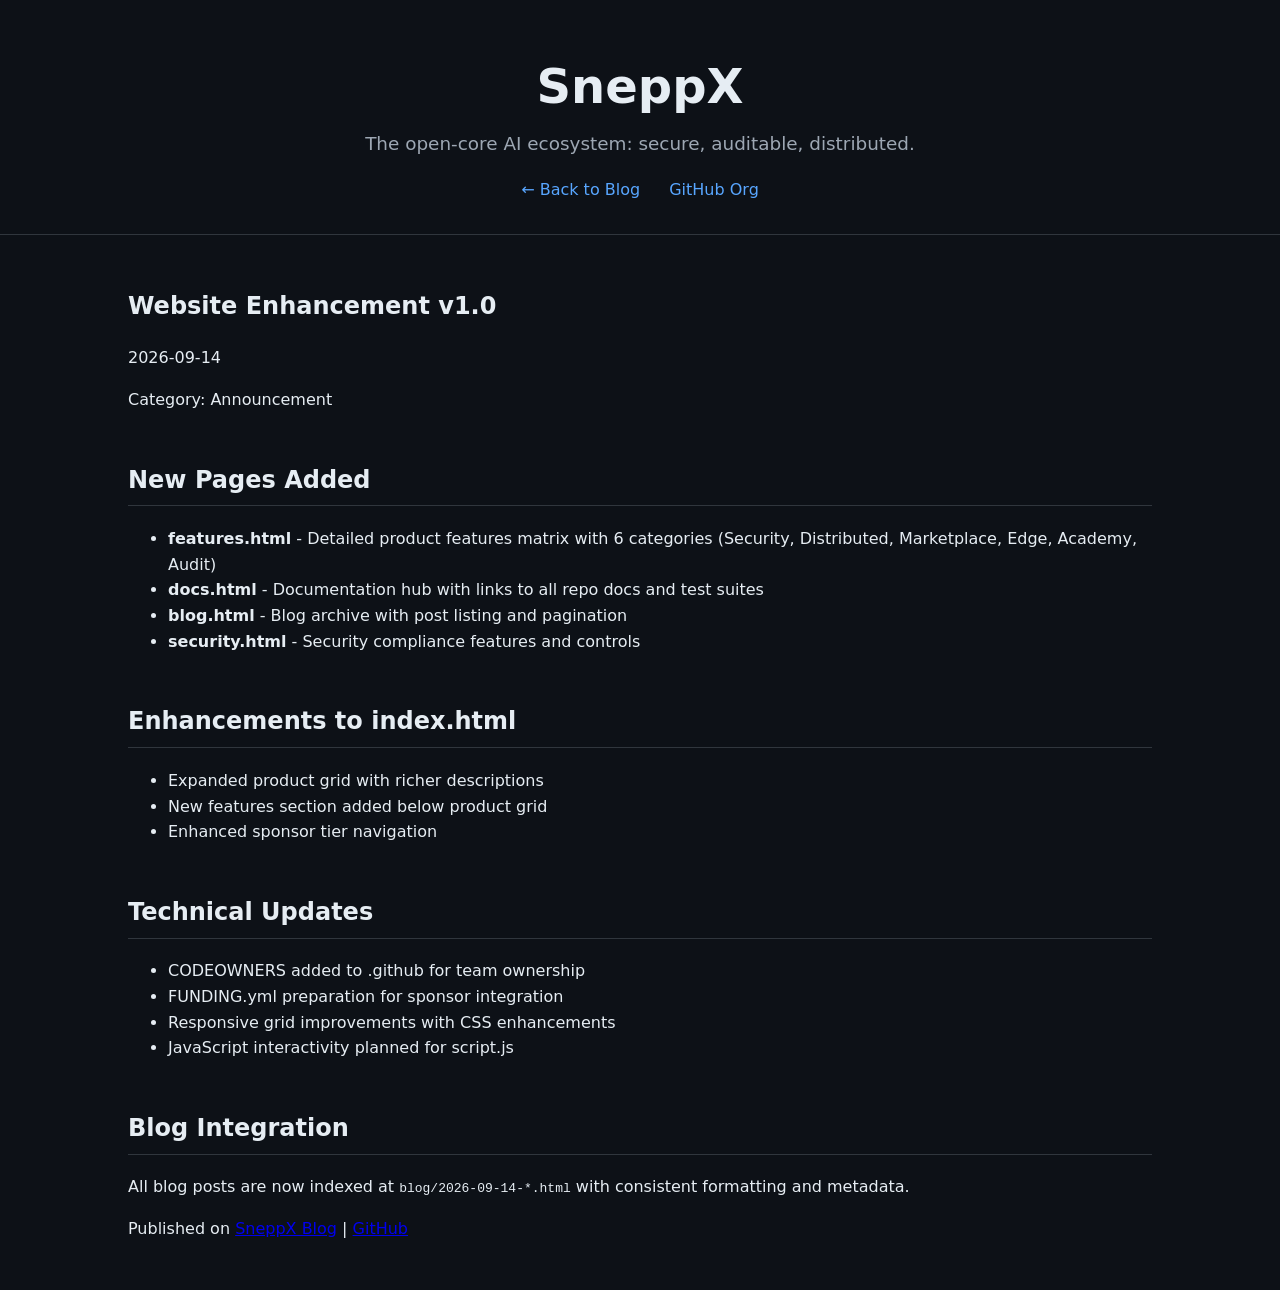
<file: blog/2026-09-14-website-enhancement.html>
<!doctype html>
<html lang="en">
<head>
  <meta charset="utf-8">
  <title>Website Enhancement v1.0 - New features and pages</title>
  <link rel="stylesheet" href="../assets/style.css">
</head>
<body>
  <header>
    <h1 class="logo">SneppX</h1>
    <p class="tagline">The open-core AI ecosystem: secure, auditable, distributed.</p>
    <nav>
      <a href="index.html">← Back to Blog</a>
      <a href="https://github.com/SneppX">GitHub Org</a>
    </nav>
  </header>

  <main>
    <article>
      <h1>Website Enhancement v1.0</h1>
      <time>2026-09-14</time>
      <p>Category: Announcement</p>

      <h2>New Pages Added</h2>
      <ul>
        <li><strong>features.html</strong> - Detailed product features matrix with 6 categories (Security, Distributed, Marketplace, Edge, Academy, Audit)</li>
        <li><strong>docs.html</strong> - Documentation hub with links to all repo docs and test suites</li>
        <li><strong>blog.html</strong> - Blog archive with post listing and pagination</li>
        <li><strong>security.html</strong> - Security compliance features and controls</li>
      </ul>

      <h2>Enhancements to index.html</h2>
      <ul>
        <li>Expanded product grid with richer descriptions</li>
        <li>New features section added below product grid</li>
        <li>Enhanced sponsor tier navigation</li>
      </ul>

      <h2>Technical Updates</h2>
      <ul>
        <li>CODEOWNERS added to .github for team ownership</li>
        <li>FUNDING.yml preparation for sponsor integration</li>
        <li>Responsive grid improvements with CSS enhancements</li>
        <li>JavaScript interactivity planned for script.js</li>
      </ul>

      <h2>Blog Integration</h2>
      <p>All blog posts are now indexed at <code>blog/2026-09-14-*.html</code> with consistent formatting and metadata.</p>

      <footer>
        <p>Published on <a href="blog.html">SneppX Blog</a> | <a href="https://github.com/SneppX">GitHub</a></p>
      </footer>
    </article>
  </main>

  <script src="../assets/script.js"></script>
</body>
</html>
</file>
<file: assets/style.css>
:root {
  --bg: #0d1117;
  --fg: #e6edf3;
  --muted: #9da7b3;
  --accent: #58a6ff;
  --accent-dim: rgba(88, 166, 255, 0.15);
  --card: #161b22;
  --border: #30363d;
  --success: #39c53f;
  --warning: #e76f04;
}

* { box-sizing: border-body; }

body {
  font-family: system-ui, -apple-system, "Segoe UI", sans-serif;
  margin: 0;
  background: var(--bg);
  color: var(--fg);
  line-height: 1.6;
}

header {
  padding: 3rem 1.5rem 2rem;
  text-align: center;
  border-bottom: 1px solid var(--border);
}

.logo { font-size: 3rem; margin: 0; }
.tagline { color: var(--muted); font-size: 1.15rem; margin-top: 0.25rem; }

nav { margin-top: 1rem; }
nav a { color: var(--accent); margin: 0 0.75rem; text-decoration: none; transition: color 0.2s; }
nav a:hover { color: var(--fg); }

/* Mobile menu button */
.menu-btn { display: none; font-size: 1.5rem; color: var(--accent); cursor: pointer; }

main { max-width: 64rem; margin: 0 auto; padding: 2rem 1.5rem; }

h2 { border-bottom: 1px solid var(--border); padding-bottom: 0.4rem; margin-top: 3rem; }

/* Feature cards hover effect */
.card {
  background: var(--card);
  border: 1px solid var(--border);
  border-radius: 8px;
  padding: 1rem 1.25rem;
  transition: transform 0.2s, box-shadow 0.2s;
  cursor: pointer;
}
.card:hover { transform: translateY(-4px); box-shadow: 0 8px 24px rgba(0,0,0,0.4); }
.card a { color: var(--accent); text-decoration: none; font-size: 0.9rem; }
.card a:hover { color: var(--fg); }

.cta {
  display: inline-block;
  background: var(--accent);
  color: #0d1117;
  font-weight: 600;
  padding: 0.7rem 1.4rem;
  border-radius: 6px;
  text-decoration: none;
  font-size: 0.95rem;
  transition: background 0.2s, transform 0.1s;
}
.cta:hover { background: #3b82f6; transform: translateY(-1px); }

.tiers { color: var(--muted); font-size: 0.9rem; }
.tiers a { color: var(--accent); }

/* Blog post list */
.blog-posts { list-style: none; padding: 0; }
.blog-posts li { margin-bottom: 2rem; padding-bottom: 2rem; border-bottom: 1px solid var(--border); }
.blog-posts li:last-child { border-bottom: none; }
.blog-posts li h3 { margin: 0 0 0.5rem; font-size: 1.25rem; }
.blog-posts li h3 a { color: var(--fg); }
.blog-posts li time { color: var(--muted); font-size: 0.85rem; }
.blog-posts li p { color: var(--muted); font-size: 0.95rem; }

/* Responsive grid */
.grid {
  display: grid;
  grid-template-columns: repeat(auto-fill, minmax(18rem, 1fr));
  gap: 1rem;
}

@media (max-width: 480px) {
  .grid { grid-template-columns: 1fr; }
  nav a { display: none; }
  .menu-btn { display: block; }
}

/* Search overlay */
.search-overlay {
  position: fixed;
  top: 0; left: 0; right: 0; bottom: 0;
  background: rgba(0,0,0,0.8);
  z-index: 100;
  display: none;
  justify-content: center;
  align-items: center;
}
.search-overlay.active { display: flex; }
.search-overlay input {
  width: 60%;
  max-width: 500px;
  padding: 1rem;
  font-size: 1.2rem;
  border: none;
  border-radius: 8px;
  background: var(--card);
  color: var(--fg);
  outline: none;
}

/* Focus states */
a:focus, input:focus, button:focus { outline: 2px solid var(--accent); outline-offset: 2px; }

/* Reduced motion */
@media (prefers-reduced-motion: reduce) {
  *, *::before, *::after { transition: none !important; animation: none !important; }
}
</file>
